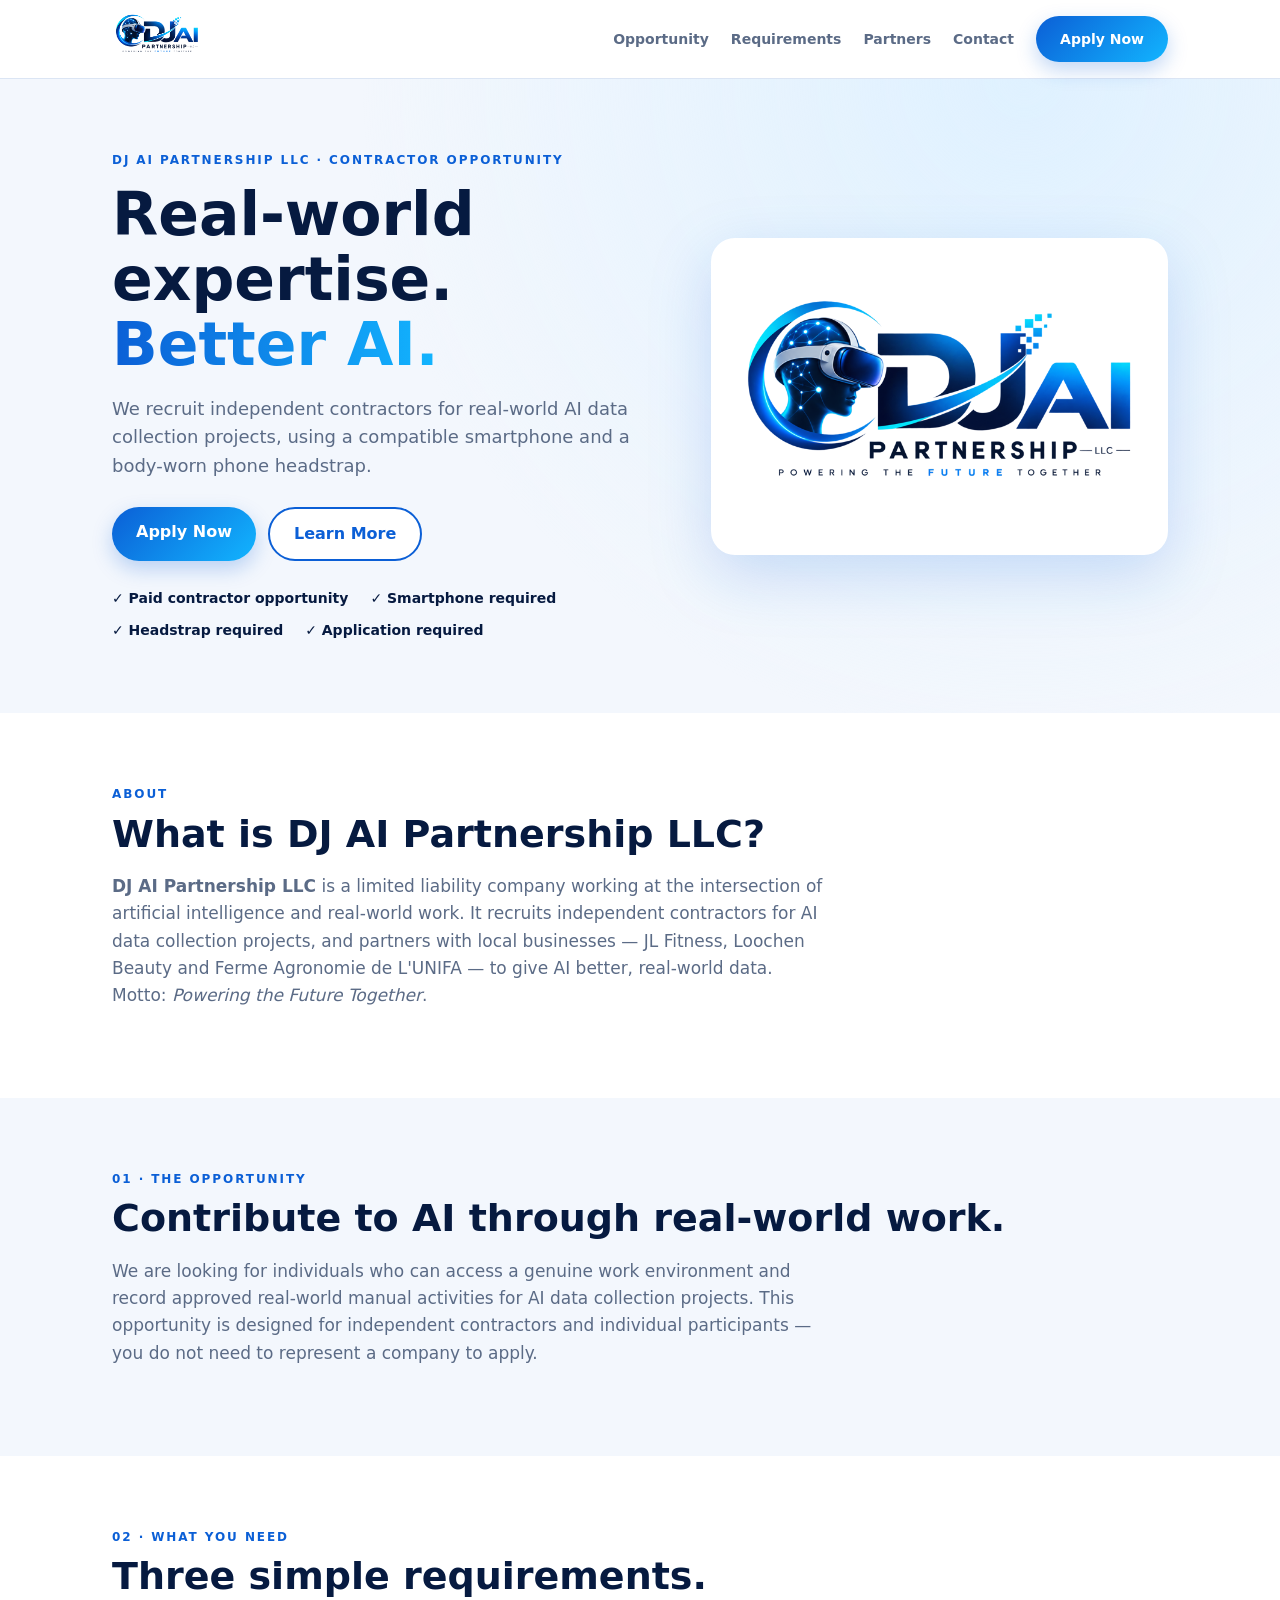
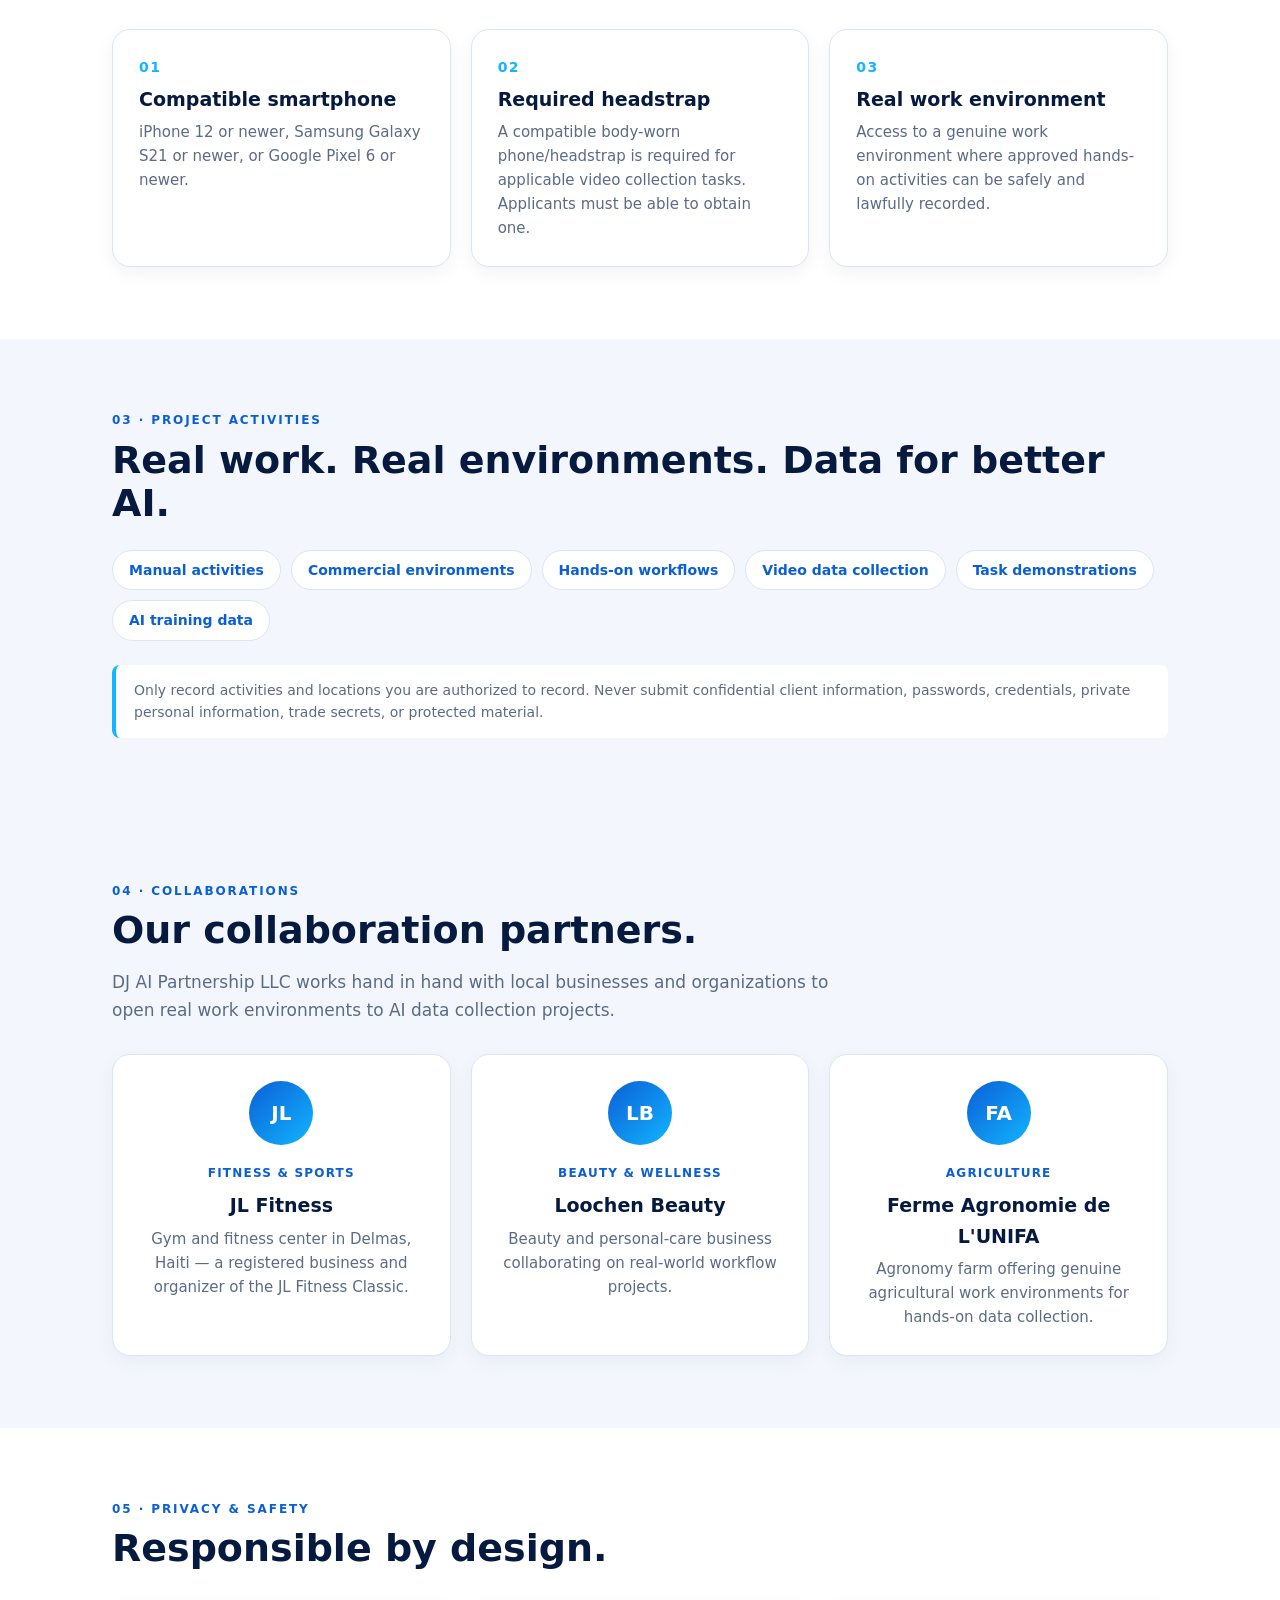
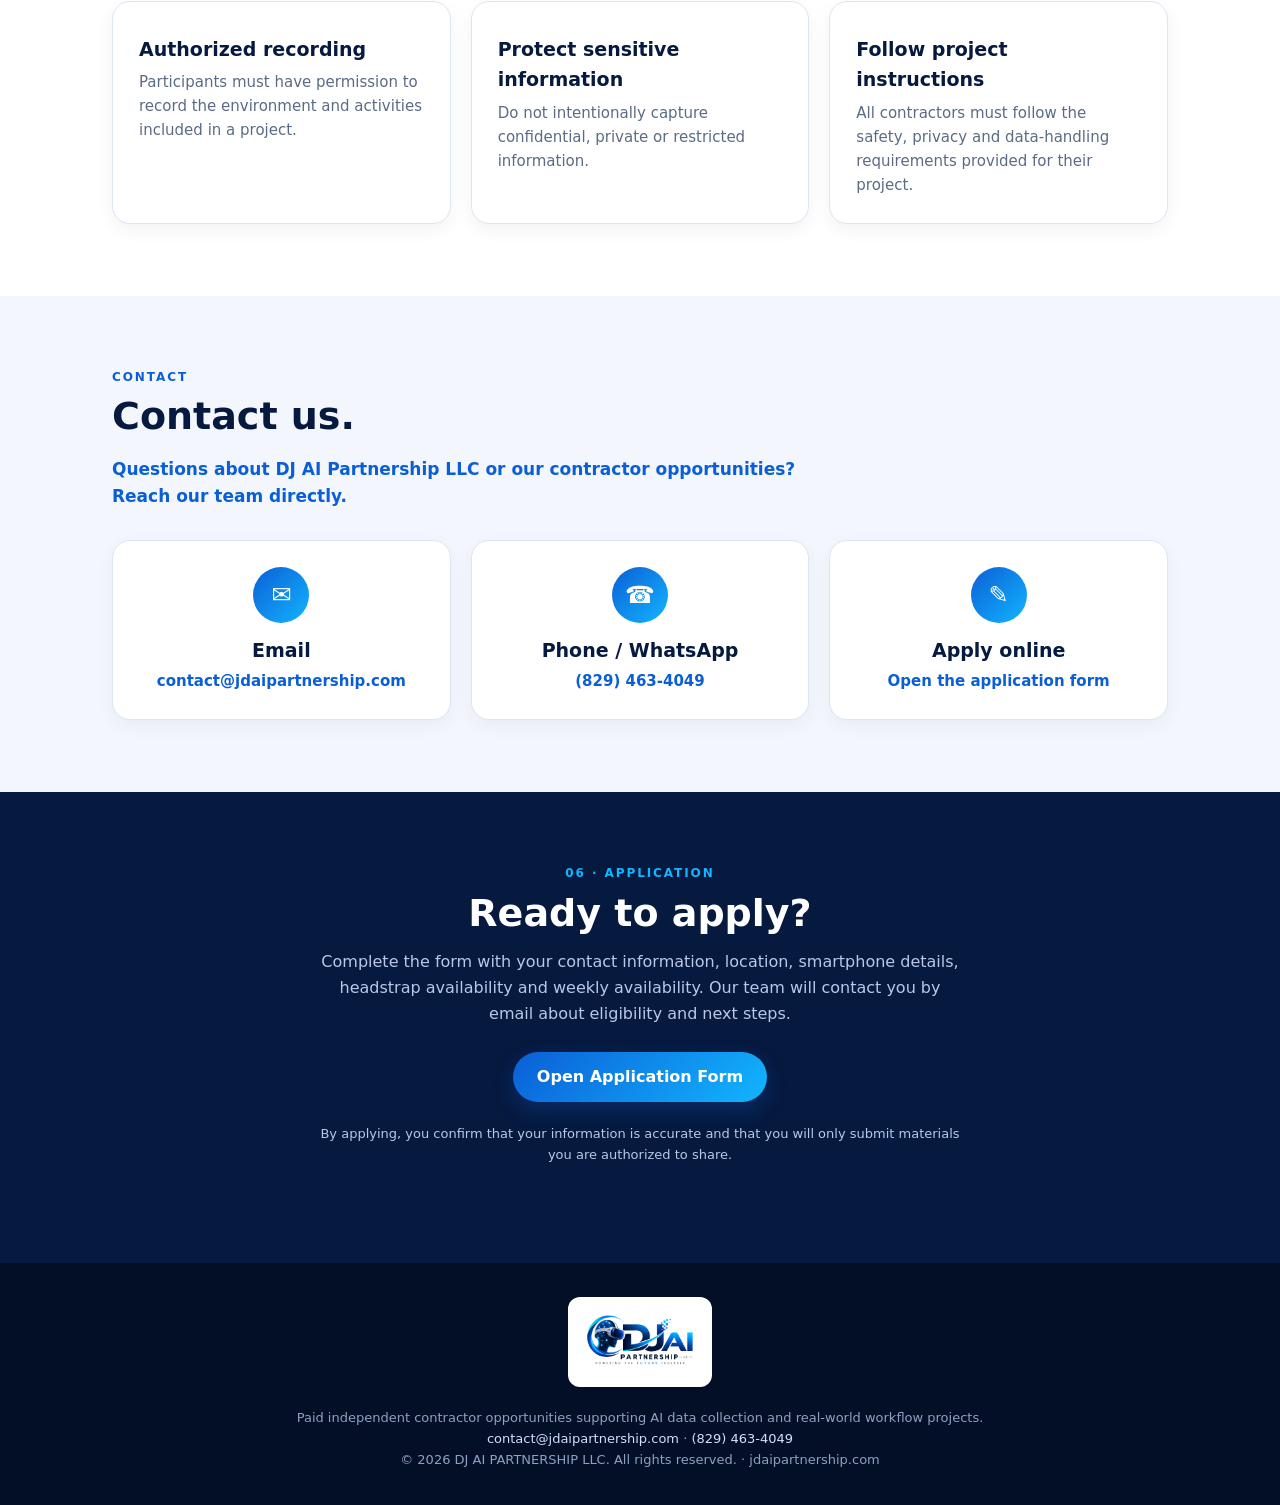
<file: dj-ai-partnership-site/index.html>
<!DOCTYPE html>
<html lang="en"><head><meta charset="utf-8">
<meta name="viewport" content="width=device-width, initial-scale=1">
<title>DJ AI Partnership LLC – AI Data Collection Contractor Opportunities</title>
<meta name="description" content="DJ AI Partnership LLC is a company recruiting independent contractors for real-world AI data collection projects. Official website: jdaipartnership.com.">
<meta name="keywords" content="DJ AI Partnership LLC, DJ AI Partnership, AI data collection, independent contractors, AI training data">
<meta name="robots" content="index, follow">
<link rel="canonical" href="https://jdaipartnership.com/">
<link rel="icon" href="logo.png"><link rel="apple-touch-icon" href="logo.png">
<meta property="og:type" content="website"><meta property="og:site_name" content="DJ AI Partnership LLC">
<meta property="og:title" content="DJ AI Partnership LLC – Powering the Future Together">
<meta property="og:description" content="Independent contractor opportunities supporting AI data collection and real-world workflow projects.">
<meta property="og:url" content="https://jdaipartnership.com/"><meta property="og:image" content="https://jdaipartnership.com/logo.png">
<meta name="twitter:card" content="summary_large_image">
<script type="application/ld+json">{"@context":"https://schema.org","@graph":[{"@type":"Organization","@id":"https://jdaipartnership.com/#org","name":"DJ AI Partnership LLC","alternateName":["DJ AI Partnership","DJ AI"],"url":"https://jdaipartnership.com/","logo":"https://jdaipartnership.com/logo.png","slogan":"Powering the Future Together","email":"contact@jdaipartnership.com","telephone":"+1-829-463-4049","contactPoint":{"@type":"ContactPoint","contactType":"customer support","email":"contact@jdaipartnership.com","telephone":"+1-829-463-4049"},"description":"DJ AI Partnership LLC is a company that recruits independent contractors for real-world AI data collection projects and collaborates with local businesses including JL Fitness, Loochen Beauty and Ferme Agronomie de L'UNIFA.","member":[{"@type":"Organization","name":"JL Fitness"},{"@type":"Organization","name":"Loochen Beauty"},{"@type":"Organization","name":"Ferme Agronomie de L'UNIFA"}]},{"@type":"WebSite","@id":"https://jdaipartnership.com/#site","url":"https://jdaipartnership.com/","name":"DJ AI Partnership LLC","publisher":{"@id":"https://jdaipartnership.com/#org"}}]}</script>
<style>
:root{--navy:#061a40;--blue:#0b5fd6;--cyan:#12b5ff;--bg:#fff;--soft:#f3f7fd;--text:#1b2a45;--mut:#5b6b86;--line:#dbe5f4}
*{box-sizing:border-box}html{scroll-behavior:smooth}
body{margin:0;font-family:Inter,system-ui,Segoe UI,Arial,sans-serif;color:var(--text);background:var(--bg);line-height:1.6}
a{text-decoration:none;color:inherit}.wrap{max-width:1100px;margin:0 auto;padding:0 22px}
header{position:sticky;top:0;background:rgba(255,255,255,.94);backdrop-filter:blur(8px);border-bottom:1px solid var(--line);z-index:9}
.nav{display:flex;align-items:center;justify-content:space-between;height:68px}
.nav img{height:60px}.nav{height:78px}.nav nav{display:flex;gap:22px;align-items:center;font-size:14px;font-weight:600;color:var(--mut)}
.btn{display:inline-block;background:linear-gradient(135deg,var(--blue),var(--cyan));color:#fff;padding:12px 24px;border-radius:999px;font-weight:700;box-shadow:0 8px 20px rgba(11,95,214,.25)}
.btn.o{background:#fff;color:var(--blue);border:2px solid var(--blue);box-shadow:none}
.hero{background:radial-gradient(circle at 80% 0,#dff1ff,transparent 55%),var(--soft);padding:72px 0}
.hero .wrap{display:grid;grid-template-columns:1.1fr .9fr;gap:40px;align-items:center}
.tag{font-size:12px;letter-spacing:.16em;font-weight:700;color:var(--blue);text-transform:uppercase}
h1{font-size:clamp(36px,5.5vw,60px);line-height:1.08;color:var(--navy);margin:12px 0 18px}
h1 span{background:linear-gradient(90deg,var(--blue),var(--cyan));-webkit-background-clip:text;color:transparent}
h2{font-size:clamp(26px,3.5vw,38px);color:var(--navy);margin:8px 0 14px;line-height:1.15}
.hero p{font-size:18px;color:var(--mut)}.cta{display:flex;gap:12px;flex-wrap:wrap;margin:26px 0}
.checks{display:flex;gap:10px 22px;flex-wrap:wrap;font-weight:600;font-size:14px;color:var(--navy)}
.hero img{width:100%;max-width:560px;margin:0 auto;display:block;background:#fff;border-radius:24px;padding:18px;filter:drop-shadow(0 20px 30px rgba(11,95,214,.18))}
section{padding:72px 0}.alt{background:var(--soft)}
.lead{max-width:720px;color:var(--mut);font-size:17px}
.grid{display:grid;grid-template-columns:repeat(auto-fit,minmax(250px,1fr));gap:20px;margin-top:30px}
.card{background:#fff;border:1px solid var(--line);border-radius:18px;padding:26px;box-shadow:0 6px 18px rgba(6,26,64,.05)}
.card .n{font-weight:800;color:var(--cyan);font-size:14px;letter-spacing:.1em}
.card h3{margin:6px 0;color:var(--navy);font-size:19px}.card p{margin:0;color:var(--mut);font-size:15px}
.chips{display:flex;flex-wrap:wrap;gap:10px;margin:24px 0}
.chips span{background:#fff;border:1px solid var(--line);padding:8px 16px;border-radius:999px;font-size:14px;font-weight:600;color:var(--blue)}
.note{border-left:4px solid var(--cyan);background:#fff;padding:14px 18px;border-radius:8px;color:var(--mut);font-size:14px}
.rate{background:linear-gradient(135deg,var(--navy),var(--blue));color:#fff;border-radius:22px;padding:40px;display:grid;grid-template-columns:auto 1fr;gap:34px;align-items:center}
.rate b{font-size:56px;line-height:1}.rate small{display:block;opacity:.8;font-size:13px;letter-spacing:.1em;text-transform:uppercase;margin-bottom:6px}
.rate p{margin:0;opacity:.92}
.pc{text-align:center}.pc .ico{width:64px;height:64px;margin:0 auto 14px;border-radius:50%;background:linear-gradient(135deg,var(--blue),var(--cyan));color:#fff;display:grid;place-items:center;font-weight:800;font-size:20px}
.pc small{color:var(--blue);font-weight:700;font-size:12px;letter-spacing:.1em;text-transform:uppercase}
.apply{text-align:center;background:var(--navy);color:#fff}.apply h2{color:#fff}.apply p{color:#b9c8e6;max-width:640px;margin:0 auto 26px}
footer{background:#030f26;color:#8da0c4;padding:34px 0;font-size:13px;text-align:center}footer img{height:90px;background:#fff;border-radius:12px;padding:6px 14px;margin-bottom:14px}
.ct a.card{display:block;text-align:center}.ct .ico{width:56px;height:56px;margin:0 auto 12px;border-radius:50%;background:linear-gradient(135deg,var(--blue),var(--cyan));color:#fff;display:grid;place-items:center;font-size:24px}.ct h3{margin:4px 0}.ct p{color:var(--blue);font-weight:700;word-break:break-word}
@media(max-width:800px){.hero .wrap,.rate{grid-template-columns:1fr}.nav nav a:not(.btn){display:none}.rate{padding:28px}}
</style></head><body>
<header><div class="wrap nav"><a href="#top"><img src="logo.png" alt="DJ AI Partnership LLC"></a>
<nav><a href="#opportunity">Opportunity</a><a href="#requirements">Requirements</a><a href="#partners">Partners</a><a href="#contact">Contact</a><a class="btn" href="https://forms.gle/seTs2W87QmFvXMPX8">Apply Now</a></nav></div></header>

<main id="top">
<div class="hero"><div class="wrap"><div>
<div class="tag">DJ AI Partnership LLC · Contractor Opportunity</div>
<h1>Real-world expertise.<br><span>Better AI.</span></h1>
<p>We recruit independent contractors for real-world AI data collection projects, using a compatible smartphone and a body-worn phone headstrap.</p>
<div class="cta"><a class="btn" href="https://forms.gle/seTs2W87QmFvXMPX8">Apply Now</a><a class="btn o" href="#opportunity">Learn More</a></div>
<div class="checks"><span>✓ Paid contractor opportunity</span><span>✓ Smartphone required</span><span>✓ Headstrap required</span><span>✓ Application required</span></div>
</div><div><img src="logo.png" alt="DJ AI Partnership LLC logo – Powering the future together"></div></div></div>

<section><div class="wrap"><div class="tag">About</div><h2>What is DJ AI Partnership LLC?</h2>
<p class="lead"><strong>DJ AI Partnership LLC</strong> is a limited liability company working at the intersection of artificial intelligence and real-world work. It recruits independent contractors for AI data collection projects, and partners with local businesses — JL Fitness, Loochen Beauty and Ferme Agronomie de L'UNIFA — to give AI better, real-world data. Motto: <em>Powering the Future Together</em>.</p></div></section>

<section id="opportunity" class="alt"><div class="wrap">
<div class="tag">01 · The Opportunity</div><h2>Contribute to AI through real-world work.</h2>
<p class="lead">We are looking for individuals who can access a genuine work environment and record approved real-world manual activities for AI data collection projects. This opportunity is designed for independent contractors and individual participants — you do not need to represent a company to apply.</p></div></section>

<section id="requirements"><div class="wrap">
<div class="tag">02 · What You Need</div><h2>Three simple requirements.</h2>
<div class="grid">
<div class="card"><div class="n">01</div><h3>Compatible smartphone</h3><p>iPhone 12 or newer, Samsung Galaxy S21 or newer, or Google Pixel 6 or newer.</p></div>
<div class="card"><div class="n">02</div><h3>Required headstrap</h3><p>A compatible body-worn phone/headstrap is required for applicable video collection tasks. Applicants must be able to obtain one.</p></div>
<div class="card"><div class="n">03</div><h3>Real work environment</h3><p>Access to a genuine work environment where approved hands-on activities can be safely and lawfully recorded.</p></div></div></div></section>

<section class="alt"><div class="wrap">
<div class="tag">03 · Project Activities</div><h2>Real work. Real environments. Data for better AI.</h2>
<div class="chips"><span>Manual activities</span><span>Commercial environments</span><span>Hands-on workflows</span><span>Video data collection</span><span>Task demonstrations</span><span>AI training data</span></div>
<div class="note">Only record activities and locations you are authorized to record. Never submit confidential client information, passwords, credentials, private personal information, trade secrets, or protected material.</div></div></section>

<section id="partners" class="alt"><div class="wrap">
<div class="tag">04 · Collaborations</div><h2>Our collaboration partners.</h2>
<p class="lead">DJ AI Partnership LLC works hand in hand with local businesses and organizations to open real work environments to AI data collection projects.</p>
<div class="grid">
<a class="card pc" href="https://share.google/9NybcSvLrijPVH9MP" target="_blank" rel="noopener"><div class="ico">JL</div><small>Fitness &amp; Sports</small><h3>JL Fitness</h3><p>Gym and fitness center in Delmas, Haiti — a registered business and organizer of the JL Fitness Classic.</p></a>
<div class="card pc"><div class="ico">LB</div><small>Beauty &amp; Wellness</small><h3>Loochen Beauty</h3><p>Beauty and personal-care business collaborating on real-world workflow projects.</p></div>
<div class="card pc"><div class="ico">FA</div><small>Agriculture</small><h3>Ferme Agronomie de L'UNIFA</h3><p>Agronomy farm offering genuine agricultural work environments for hands-on data collection.</p></div></div></div></section>

<section><div class="wrap">
<div class="tag">05 · Privacy &amp; Safety</div><h2>Responsible by design.</h2>
<div class="grid">
<div class="card"><h3>Authorized recording</h3><p>Participants must have permission to record the environment and activities included in a project.</p></div>
<div class="card"><h3>Protect sensitive information</h3><p>Do not intentionally capture confidential, private or restricted information.</p></div>
<div class="card"><h3>Follow project instructions</h3><p>All contractors must follow the safety, privacy and data-handling requirements provided for their project.</p></div></div></div></section>

<section id="contact" class="alt"><div class="wrap ct">
<div class="tag">Contact</div><h2>Contact us.</h2>
<p class="lead">Questions about DJ AI Partnership LLC or our contractor opportunities? Reach our team directly.</p>
<div class="grid">
<a class="card" href="mailto:contact@jdaipartnership.com"><div class="ico">✉</div><h3>Email</h3><p>contact@jdaipartnership.com</p></a>
<a class="card" href="tel:+18294634049"><div class="ico">☎</div><h3>Phone / WhatsApp</h3><p>(829) 463-4049</p></a>
<a class="card" href="https://forms.gle/seTs2W87QmFvXMPX8"><div class="ico">✎</div><h3>Apply online</h3><p>Open the application form</p></a></div></div></section>

<section class="apply"><div class="wrap">
<div class="tag" style="color:var(--cyan)">06 · Application</div><h2>Ready to apply?</h2>
<p>Complete the form with your contact information, location, smartphone details, headstrap availability and weekly availability. Our team will contact you by email about eligibility and next steps.</p>
<a class="btn" href="https://forms.gle/seTs2W87QmFvXMPX8">Open Application Form</a>
<p style="font-size:13px;margin-top:22px">By applying, you confirm that your information is accurate and that you will only submit materials you are authorized to share.</p></div></section>
</main>
<footer><div class="wrap"><img src="logo.png" alt="DJ AI Partnership LLC"><br>Paid independent contractor opportunities supporting AI data collection and real-world workflow projects.<br><a href="mailto:contact@jdaipartnership.com" style="color:#cfe0ff">contact@jdaipartnership.com</a> · <a href="tel:+18294634049" style="color:#cfe0ff">(829) 463-4049</a><br>© 2026 DJ AI PARTNERSHIP LLC. All rights reserved. · jdaipartnership.com</div></footer>
</body></html>
</file>
